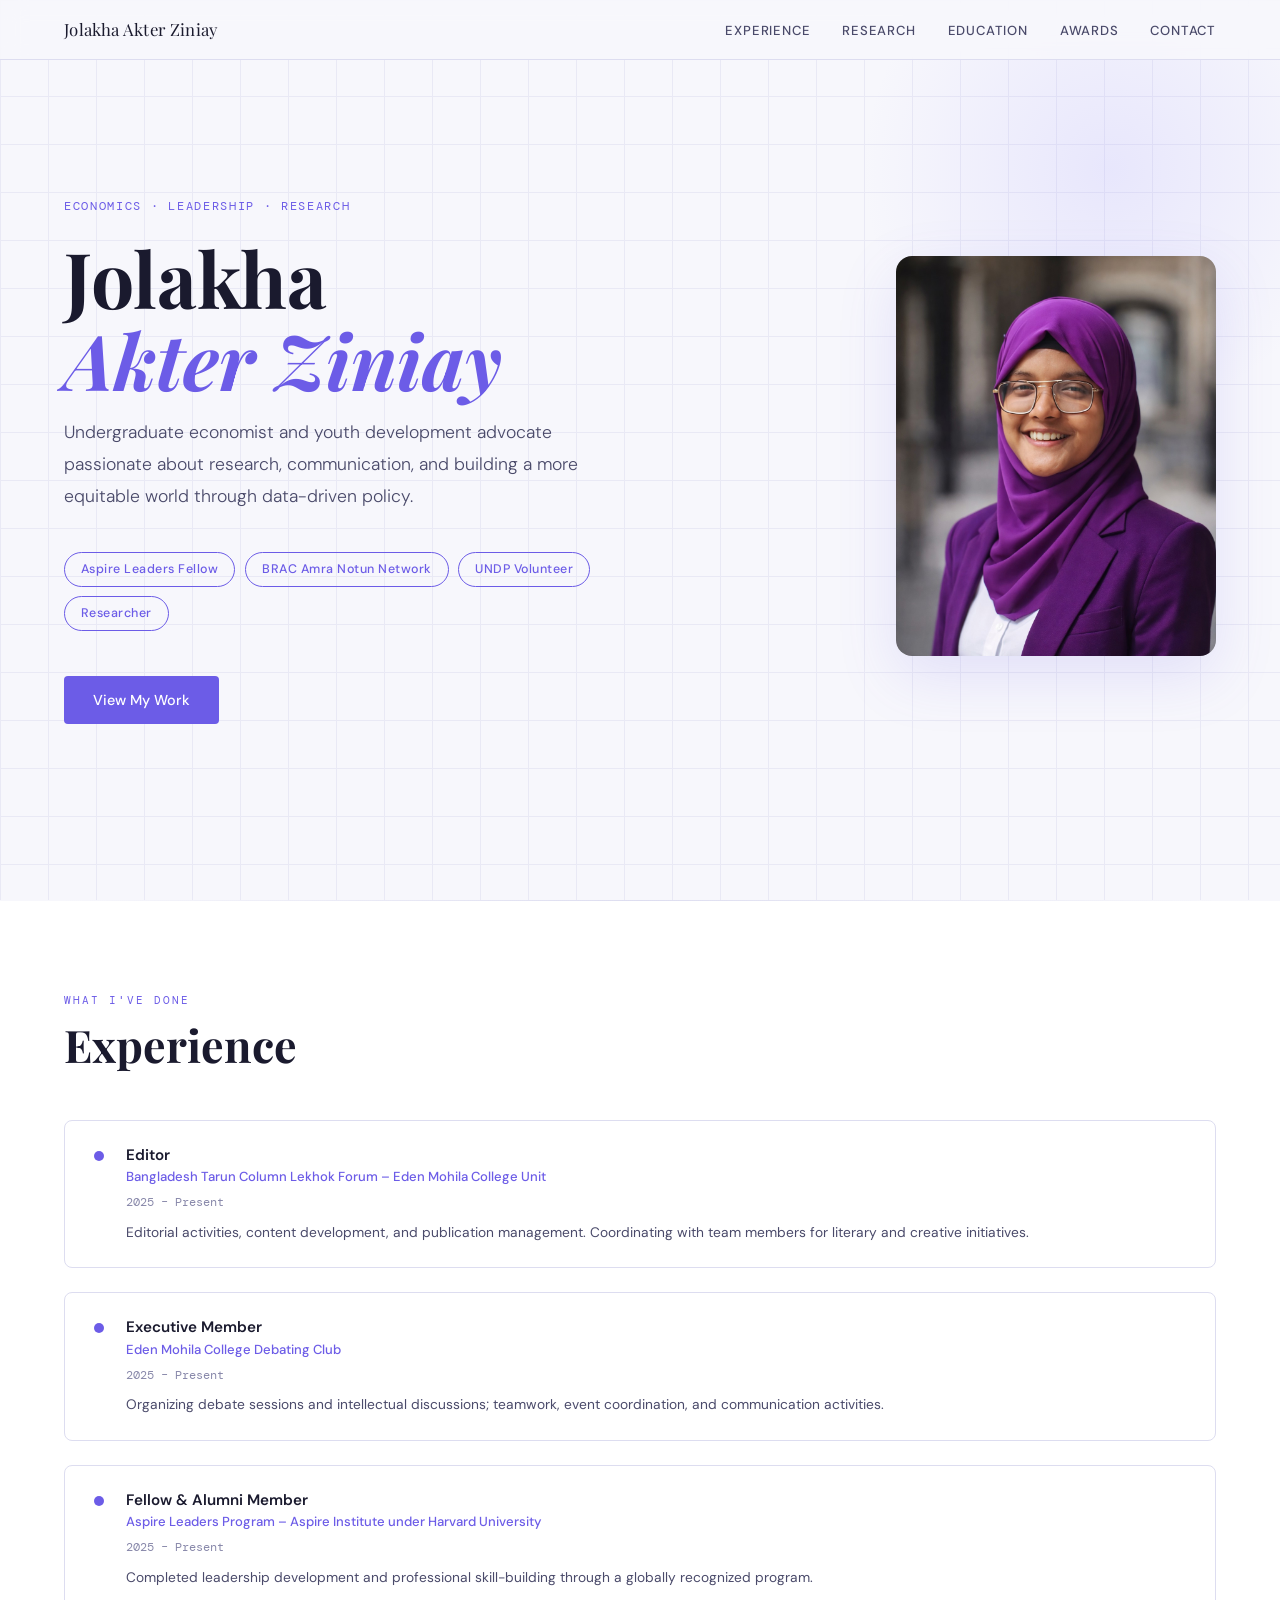
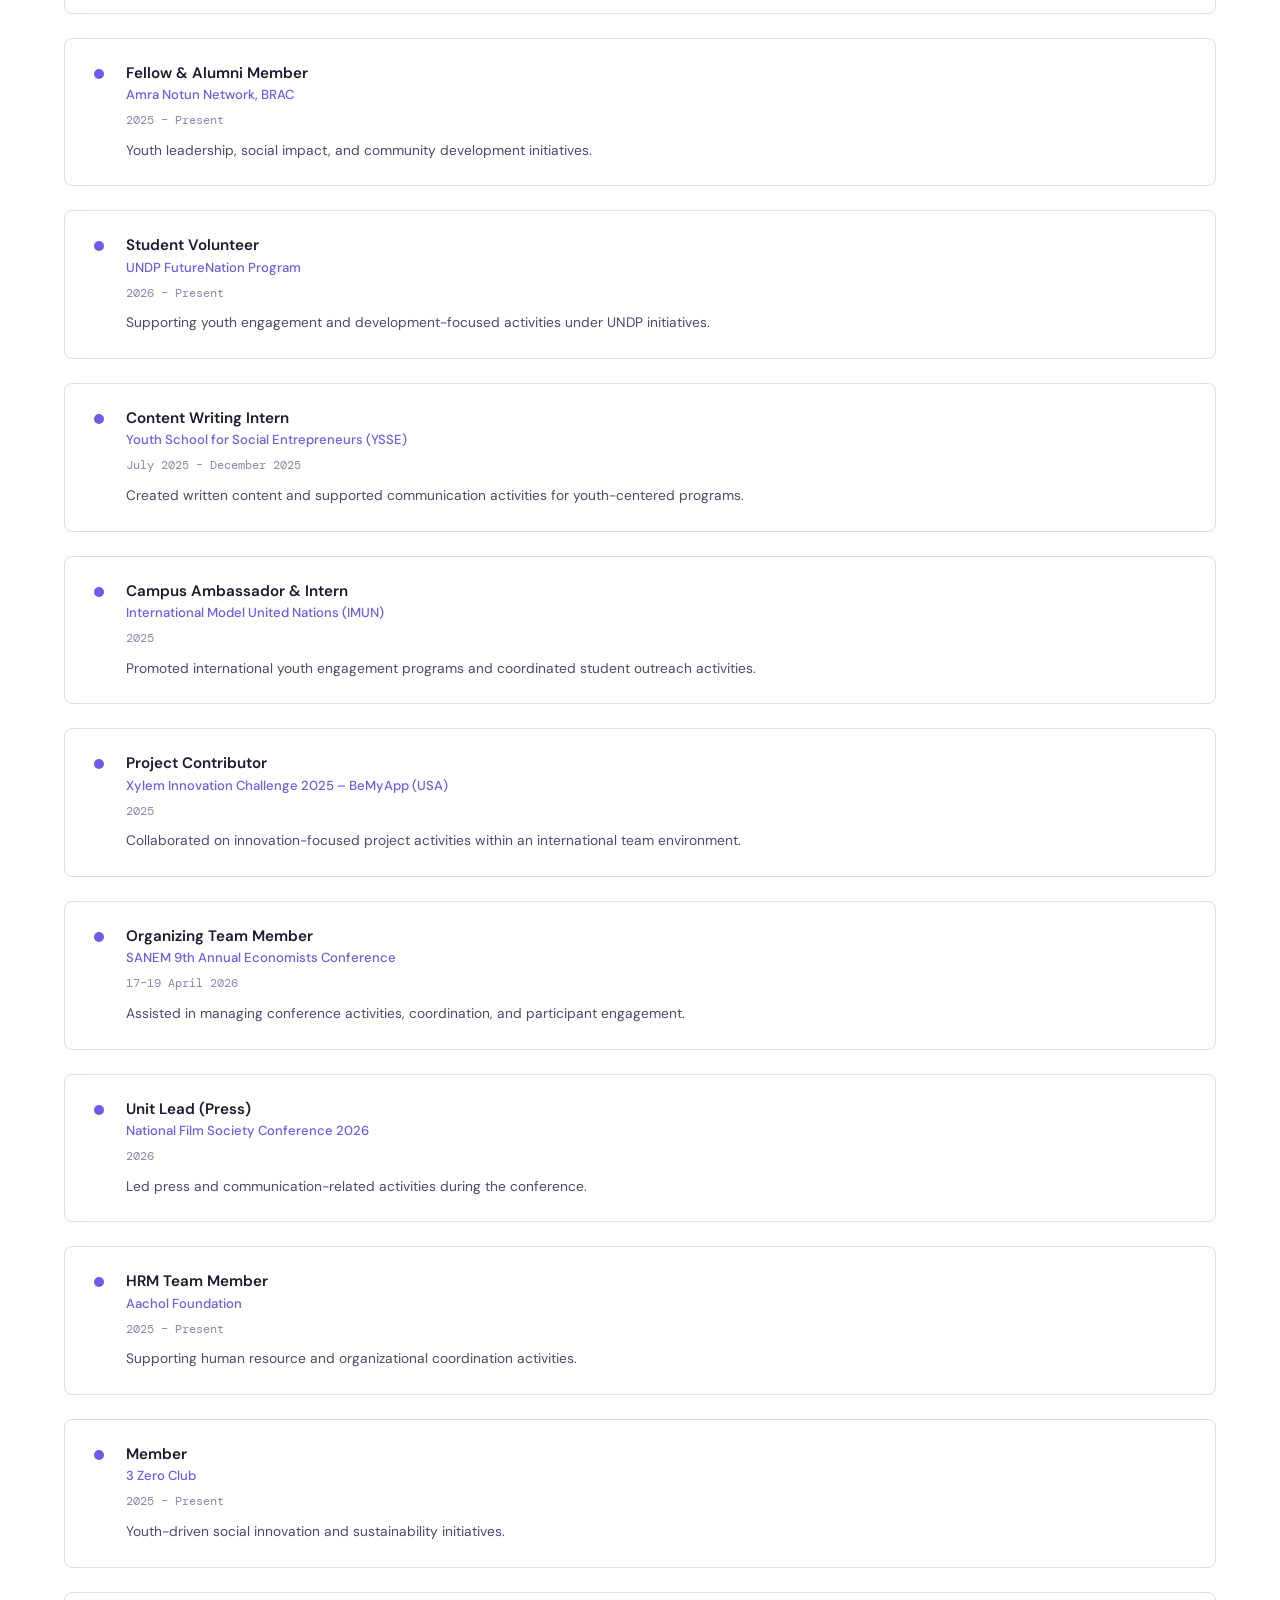
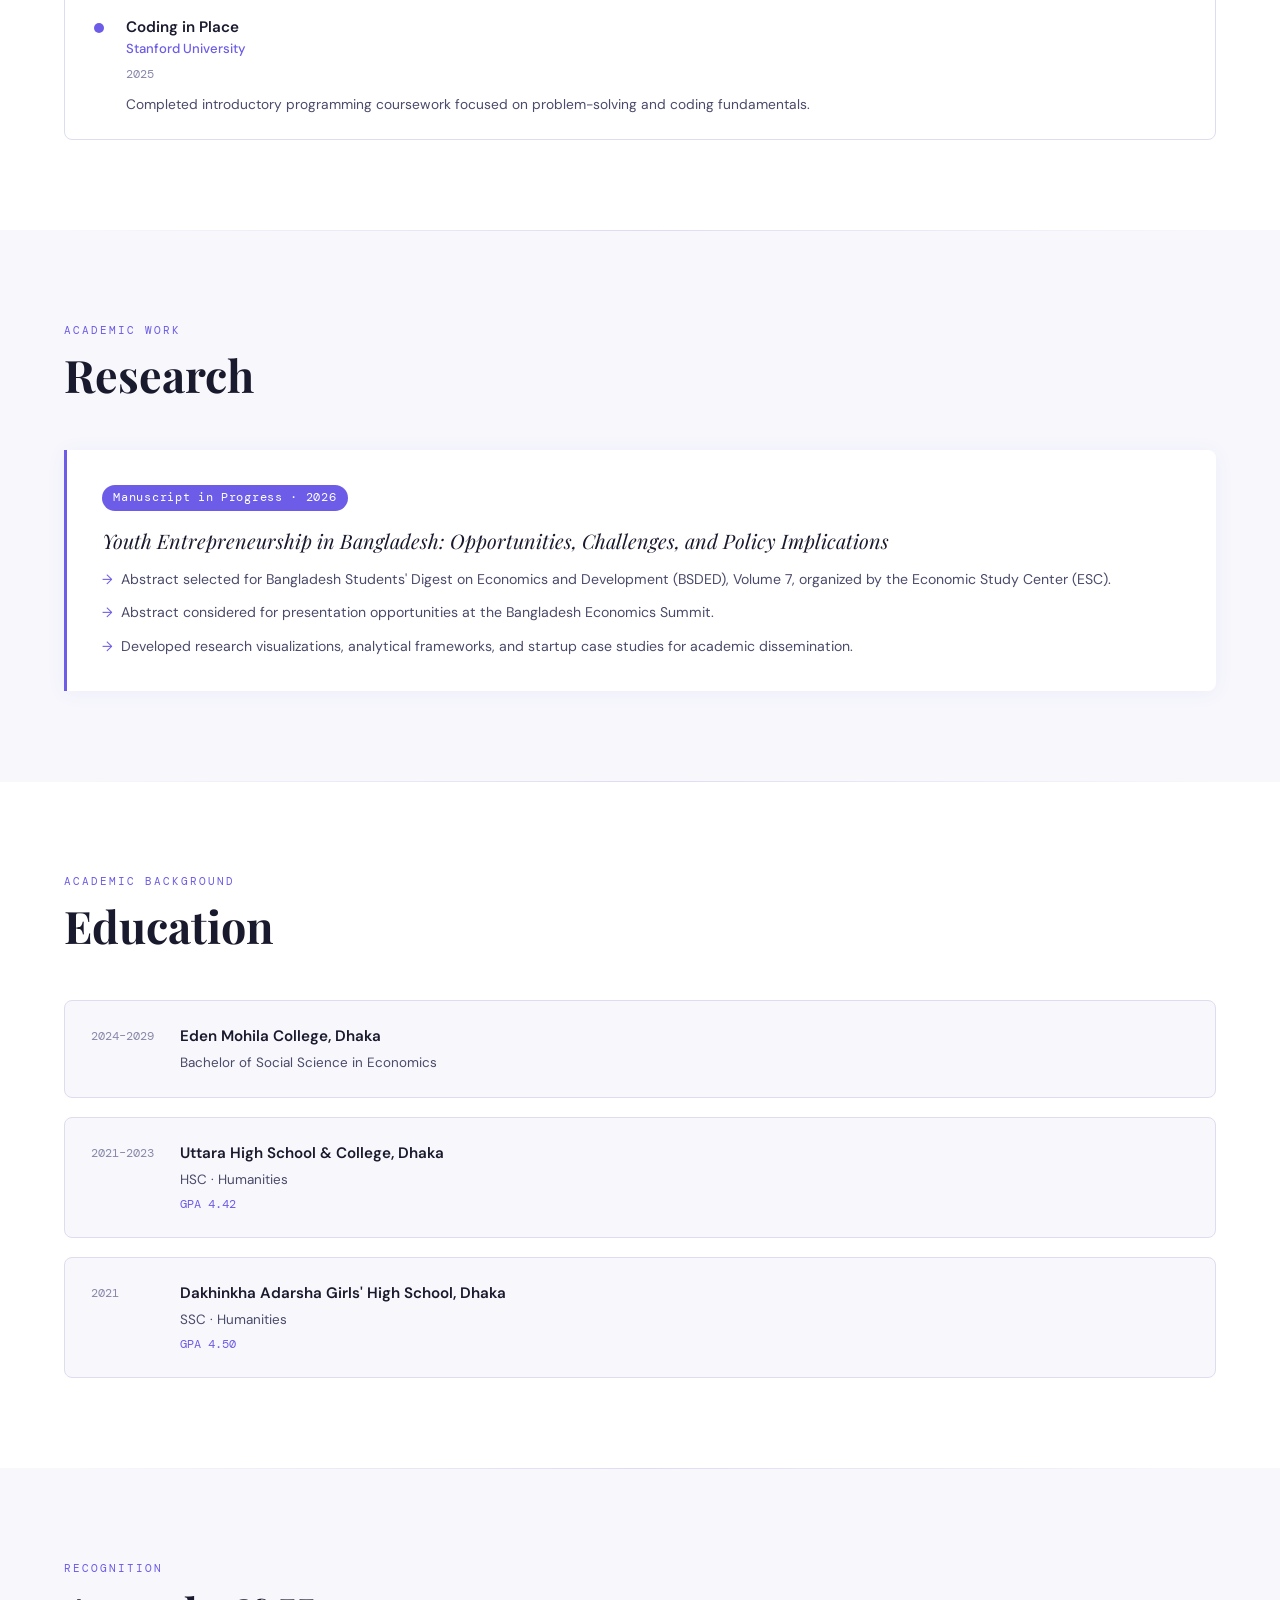
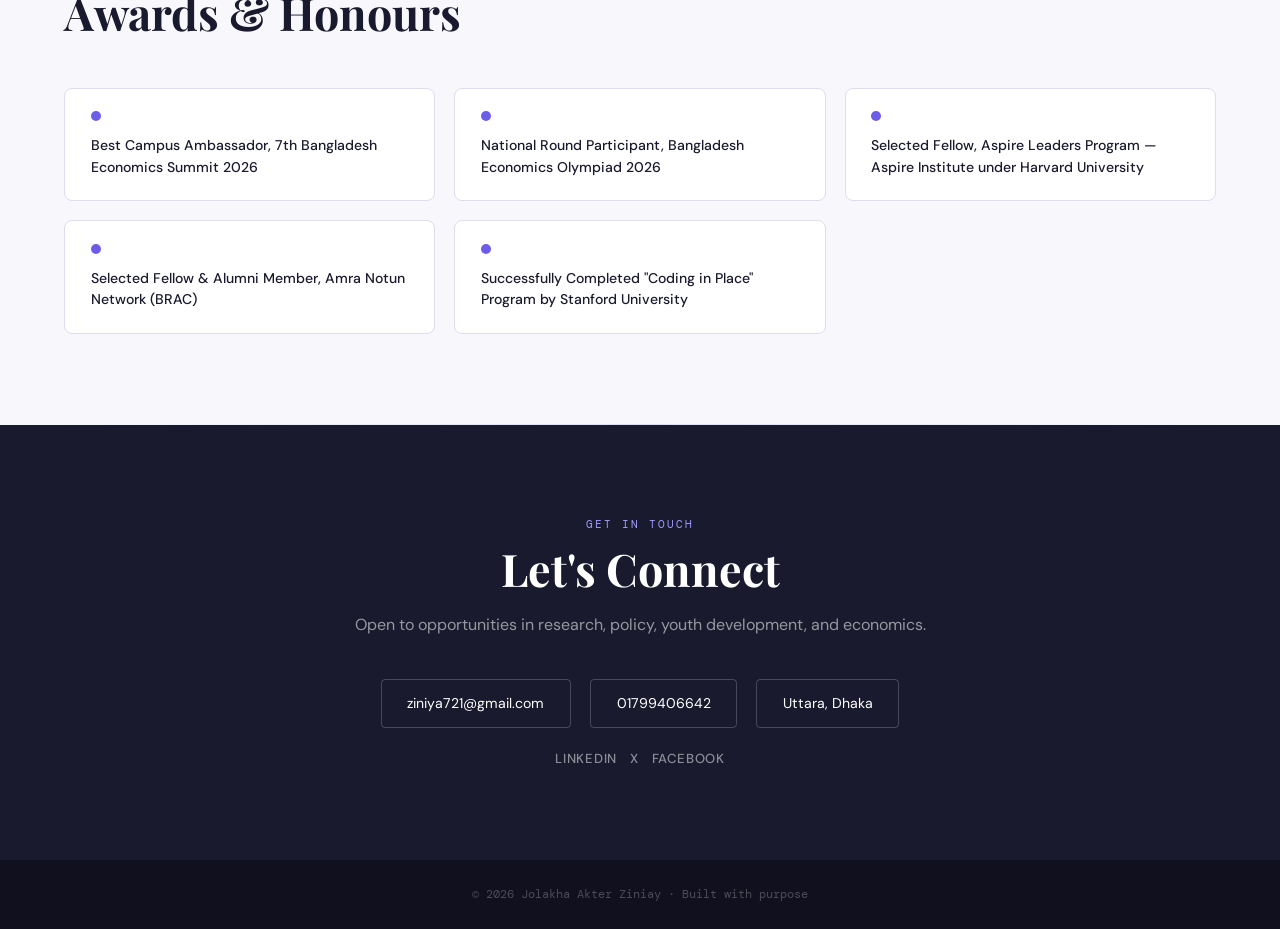
<file: index.html>
<!DOCTYPE html>
<html lang="en">

<head>
  <meta charset="UTF-8" />
  <meta name="viewport" content="width=device-width, initial-scale=1.0" />
  <title>Jolakha Akter Ziniay — Portfolio</title>
  <link
    href="https://fonts.googleapis.com/css2?family=Playfair+Display:ital,wght@0,400;0,700;1,400&family=DM+Sans:wght@300;400;500&family=DM+Mono:wght@400&display=swap"
    rel="stylesheet" />
  <link rel="stylesheet" href="styles.css">
</head>

<body>

  <!-- NAV -->
  <nav>
    <span class="nav-name">Jolakha Akter Ziniay</span>
    <ul class="nav-links">
      <li><a href="#experience">Experience</a></li>
      <li><a href="#research">Research</a></li>
      <li><a href="#education">Education</a></li>
      <li><a href="#awards">Awards</a></li>
      <li><a href="#contact">Contact</a></li>
    </ul>
  </nav>

  <!-- HERO -->
  <section id="hero">
    <div class="hero-bg-grid"></div>
    <div class="hero-accent-blob"></div>
    <div class="hero-content fade-in">
      <p class="hero-eyebrow">Economics · Leadership · Research</p>
      <h1 class="hero-name">Jolakha<br><em>Akter Ziniay</em></h1>
      <p class="hero-tagline">Undergraduate economist and youth development advocate passionate about research,
        communication, and building a more equitable world through data-driven policy.</p>
      <div class="hero-pills">
        <span class="pill">Aspire Leaders Fellow</span>
        <span class="pill">BRAC Amra Notun Network</span>
        <span class="pill">UNDP Volunteer</span>
        <span class="pill">Researcher</span>
      </div>
      <a href="#experience" class="hero-cta">View My Work</a>
    </div>
    <div class="hero-image fade-in">
      <img src="asset/image.jpeg" alt="Jolakha Akter Ziniay">
    </div>
  </section>

  <div class="divider"></div>

  <!-- EXPERIENCE -->
  <section id="experience">
    <p class="section-label">What I've Done</p>
    <h2 class="section-title">Experience</h2>
    <div class="exp-grid">

      <div class="exp-card fade-in">
        <div class="exp-dot"></div>
        <div class="exp-body">
          <div class="exp-role">Editor</div>
          <div class="exp-org">Bangladesh Tarun Column Lekhok Forum – Eden Mohila College Unit</div>
          <div class="exp-date">2025 – Present</div>
          <div class="exp-desc">Editorial activities, content development, and publication management. Coordinating with
            team members for literary and creative initiatives.</div>
        </div>
      </div>

      <div class="exp-card fade-in">
        <div class="exp-dot"></div>
        <div class="exp-body">
          <div class="exp-role">Executive Member</div>
          <div class="exp-org">Eden Mohila College Debating Club</div>
          <div class="exp-date">2025 – Present</div>
          <div class="exp-desc">Organizing debate sessions and intellectual discussions; teamwork, event coordination,
            and communication activities.</div>
        </div>
      </div>

      <div class="exp-card fade-in">
        <div class="exp-dot"></div>
        <div class="exp-body">
          <div class="exp-role">Fellow & Alumni Member</div>
          <div class="exp-org">Aspire Leaders Program – Aspire Institute under Harvard University</div>
          <div class="exp-date">2025 – Present</div>
          <div class="exp-desc">Completed leadership development and professional skill-building through a globally
            recognized program.</div>
        </div>
      </div>

      <div class="exp-card fade-in">
        <div class="exp-dot"></div>
        <div class="exp-body">
          <div class="exp-role">Fellow & Alumni Member</div>
          <div class="exp-org">Amra Notun Network, BRAC</div>
          <div class="exp-date">2025 – Present</div>
          <div class="exp-desc">Youth leadership, social impact, and community development initiatives.</div>
        </div>
      </div>

      <div class="exp-card fade-in">
        <div class="exp-dot"></div>
        <div class="exp-body">
          <div class="exp-role">Student Volunteer</div>
          <div class="exp-org">UNDP FutureNation Program</div>
          <div class="exp-date">2026 – Present</div>
          <div class="exp-desc">Supporting youth engagement and development-focused activities under UNDP initiatives.
          </div>
        </div>
      </div>

      <div class="exp-card fade-in">
        <div class="exp-dot"></div>
        <div class="exp-body">
          <div class="exp-role">Content Writing Intern</div>
          <div class="exp-org">Youth School for Social Entrepreneurs (YSSE)</div>
          <div class="exp-date">July 2025 – December 2025</div>
          <div class="exp-desc">Created written content and supported communication activities for youth-centered
            programs.</div>
        </div>
      </div>

      <div class="exp-card fade-in">
        <div class="exp-dot"></div>
        <div class="exp-body">
          <div class="exp-role">Campus Ambassador & Intern</div>
          <div class="exp-org">International Model United Nations (IMUN)</div>
          <div class="exp-date">2025</div>
          <div class="exp-desc">Promoted international youth engagement programs and coordinated student outreach
            activities.</div>
        </div>
      </div>

      <div class="exp-card fade-in">
        <div class="exp-dot"></div>
        <div class="exp-body">
          <div class="exp-role">Project Contributor</div>
          <div class="exp-org">Xylem Innovation Challenge 2025 – BeMyApp (USA)</div>
          <div class="exp-date">2025</div>
          <div class="exp-desc">Collaborated on innovation-focused project activities within an international team
            environment.</div>
        </div>
      </div>

      <div class="exp-card fade-in">
        <div class="exp-dot"></div>
        <div class="exp-body">
          <div class="exp-role">Organizing Team Member</div>
          <div class="exp-org">SANEM 9th Annual Economists Conference</div>
          <div class="exp-date">17–19 April 2026</div>
          <div class="exp-desc">Assisted in managing conference activities, coordination, and participant engagement.
          </div>
        </div>
      </div>

      <div class="exp-card fade-in">
        <div class="exp-dot"></div>
        <div class="exp-body">
          <div class="exp-role">Unit Lead (Press)</div>
          <div class="exp-org">National Film Society Conference 2026</div>
          <div class="exp-date">2026</div>
          <div class="exp-desc">Led press and communication-related activities during the conference.</div>
        </div>
      </div>

      <div class="exp-card fade-in">
        <div class="exp-dot"></div>
        <div class="exp-body">
          <div class="exp-role">HRM Team Member</div>
          <div class="exp-org">Aachol Foundation</div>
          <div class="exp-date">2025 – Present</div>
          <div class="exp-desc">Supporting human resource and organizational coordination activities.</div>
        </div>
      </div>

      <div class="exp-card fade-in">
        <div class="exp-dot"></div>
        <div class="exp-body">
          <div class="exp-role">Member</div>
          <div class="exp-org">3 Zero Club</div>
          <div class="exp-date">2025 – Present</div>
          <div class="exp-desc">Youth-driven social innovation and sustainability initiatives.</div>
        </div>
      </div>

      <div class="exp-card fade-in">
        <div class="exp-dot"></div>
        <div class="exp-body">
          <div class="exp-role">Coding in Place</div>
          <div class="exp-org">Stanford University</div>
          <div class="exp-date">2025</div>
          <div class="exp-desc">Completed introductory programming coursework focused on problem-solving and coding
            fundamentals.</div>
        </div>
      </div>

    </div>
  </section>

  <div class="divider"></div>

  <!-- RESEARCH -->
  <section id="research">
    <p class="section-label">Academic Work</p>
    <h2 class="section-title">Research</h2>
    <div class="research-card fade-in">
      <span class="research-status">Manuscript in Progress · 2026</span>
      <p class="research-title">Youth Entrepreneurship in Bangladesh: Opportunities, Challenges, and Policy Implications
      </p>
      <ul class="research-points">
        <li>Abstract selected for Bangladesh Students' Digest on Economics and Development (BSDED), Volume 7, organized
          by the Economic Study Center (ESC).</li>
        <li>Abstract considered for presentation opportunities at the Bangladesh Economics Summit.</li>
        <li>Developed research visualizations, analytical frameworks, and startup case studies for academic
          dissemination.</li>
      </ul>
    </div>
  </section>

  <div class="divider"></div>

  <!-- EDUCATION -->
  <section id="education">
    <p class="section-label">Academic Background</p>
    <h2 class="section-title">Education</h2>
    <div class="edu-list">

      <div class="edu-item fade-in">
        <div class="edu-year">2024–2029</div>
        <div>
          <div class="edu-school">Eden Mohila College, Dhaka</div>
          <div class="edu-degree">Bachelor of Social Science in Economics</div>
        </div>
      </div>

      <div class="edu-item fade-in">
        <div class="edu-year">2021–2023</div>
        <div>
          <div class="edu-school">Uttara High School & College, Dhaka</div>
          <div class="edu-degree">HSC · Humanities</div>
          <div class="edu-gpa">GPA 4.42</div>
        </div>
      </div>

      <div class="edu-item fade-in">
        <div class="edu-year">2021</div>
        <div>
          <div class="edu-school">Dakhinkha Adarsha Girls' High School, Dhaka</div>
          <div class="edu-degree">SSC · Humanities</div>
          <div class="edu-gpa">GPA 4.50</div>
        </div>
      </div>

    </div>
  </section>

  <div class="divider"></div>

  <!-- AWARDS -->
  <section id="awards">
    <p class="section-label">Recognition</p>
    <h2 class="section-title">Awards & Honours</h2>
    <div class="awards-grid">
      <div class="award-card fade-in">
        <div class="award-icon"></div>
        <div class="award-text">Best Campus Ambassador, 7th Bangladesh Economics Summit 2026</div>
      </div>
      <div class="award-card fade-in">
        <div class="award-icon"></div>
        <div class="award-text">National Round Participant, Bangladesh Economics Olympiad 2026</div>
      </div>
      <div class="award-card fade-in">
        <div class="award-icon"></div>
        <div class="award-text">Selected Fellow, Aspire Leaders Program — Aspire Institute under Harvard University
        </div>
      </div>
      <div class="award-card fade-in">
        <div class="award-icon"></div>
        <div class="award-text">Selected Fellow & Alumni Member, Amra Notun Network (BRAC)</div>
      </div>
      <div class="award-card fade-in">
        <div class="award-icon"></div>
        <div class="award-text">Successfully Completed "Coding in Place" Program by Stanford University</div>
      </div>
    </div>
  </section>

  <div class="divider"></div>

  <!-- CONTACT -->
  <section id="contact">
    <p class="section-label">Get in Touch</p>
    <h2 class="section-title">Let's Connect</h2>
    <p class="contact-sub">Open to opportunities in research, policy, youth development, and economics.</p>
    <div class="contact-links">
      <a href="mailto:ziniya721@gmail.com" class="contact-link">ziniya721@gmail.com</a>
      <a href="tel:+8801799406642" class="contact-link">01799406642</a>
      <a href="#" class="contact-link">Uttara, Dhaka</a>
    </div>
    <div class="social-links">
      <a href="https://www.linkedin.com/in/jolakha-akter-ziniay-236973343/" class="social-link" aria-label="LinkedIn"
        target="_blank">LinkedIn</a>
      <a href="#" class="social-link" aria-label="Twitter / X">X</a>
      <a href="https://www.facebook.com/jolakha.akter.ziniay" class="social-link" aria-label="Facebook"
        target="_blank">Facebook</a>
    </div>
  </section>

  <footer>
    © 2026 Jolakha Akter Ziniay · Built with purpose
  </footer>

  <script>
    const observer = new IntersectionObserver((entries) => {
      entries.forEach(e => {
        if (e.isIntersecting) {
          e.target.classList.add('visible');
          observer.unobserve(e.target);
        }
      });
    }, { threshold: 0.1 });

    document.querySelectorAll('.fade-in').forEach(el => observer.observe(el));

    // Trigger hero immediately
    document.querySelector('#hero .fade-in').classList.add('visible');
  </script>
</body>

</html>
</file>
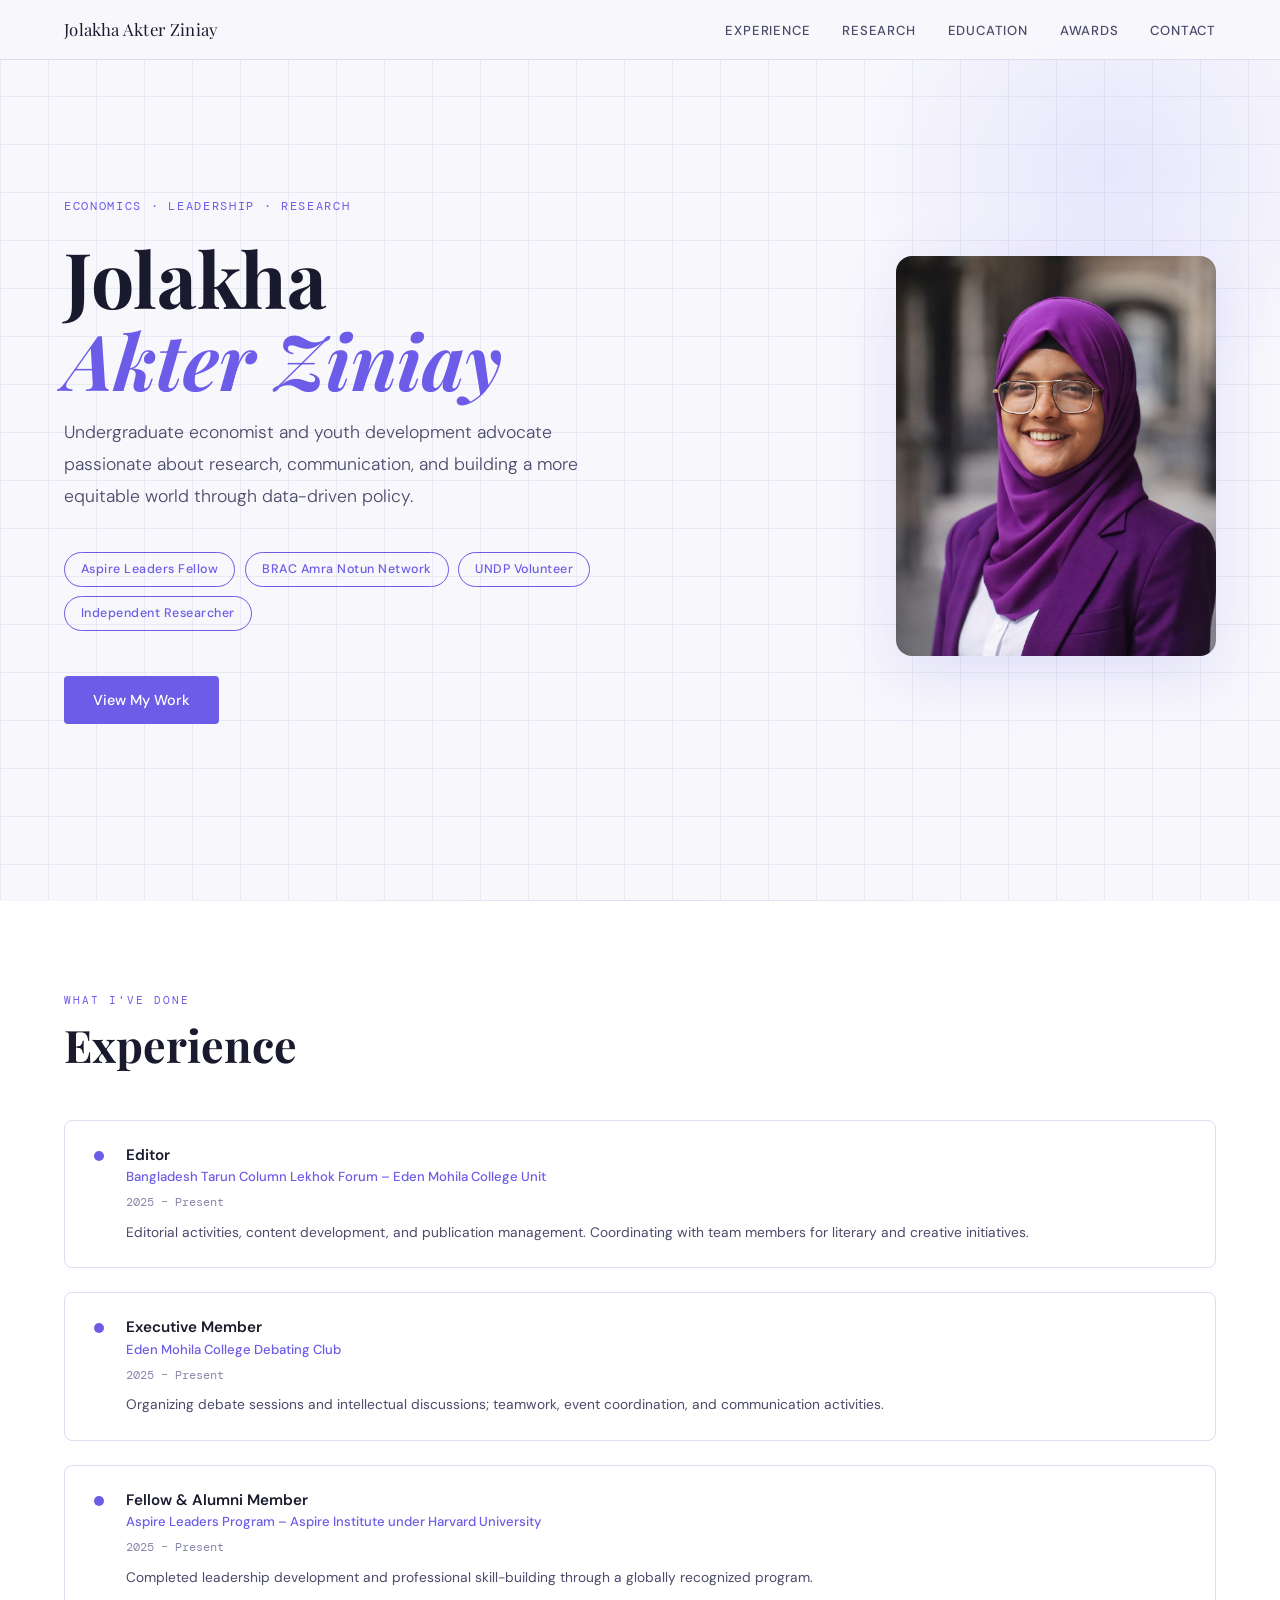
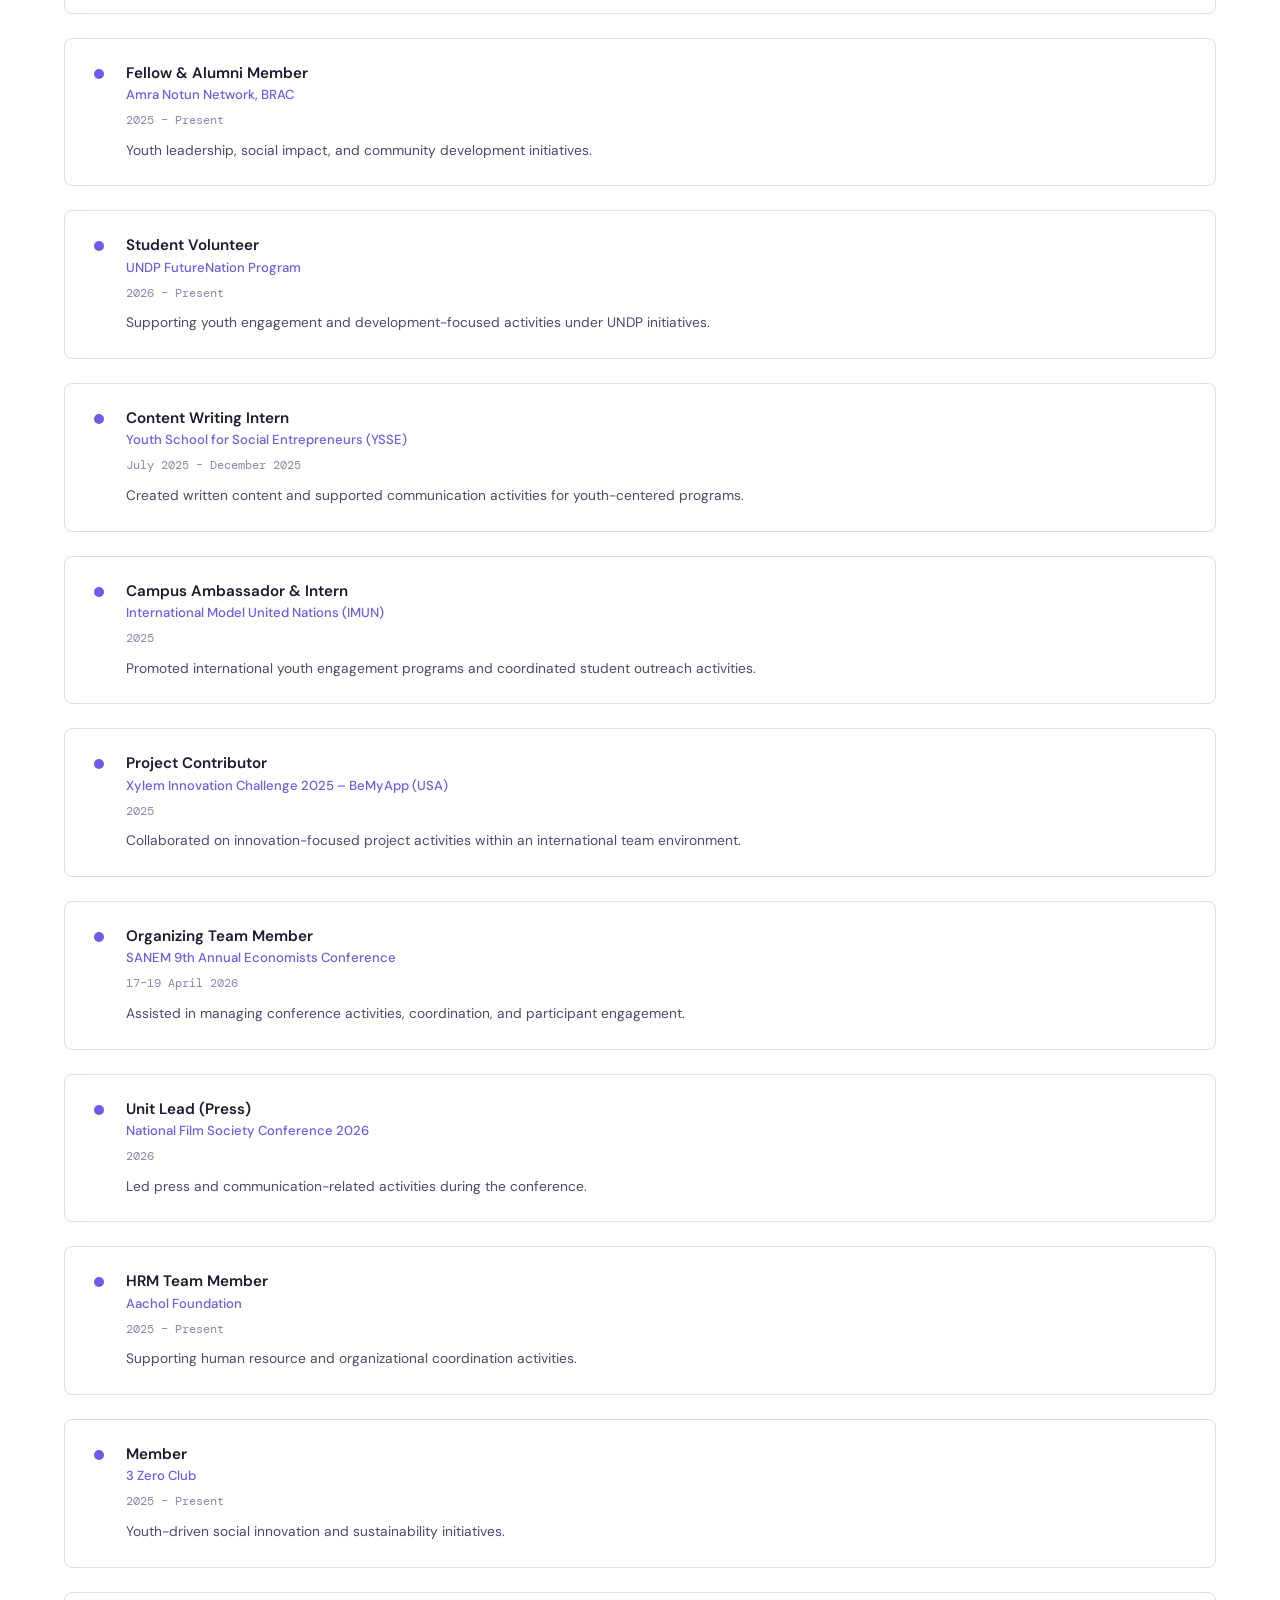
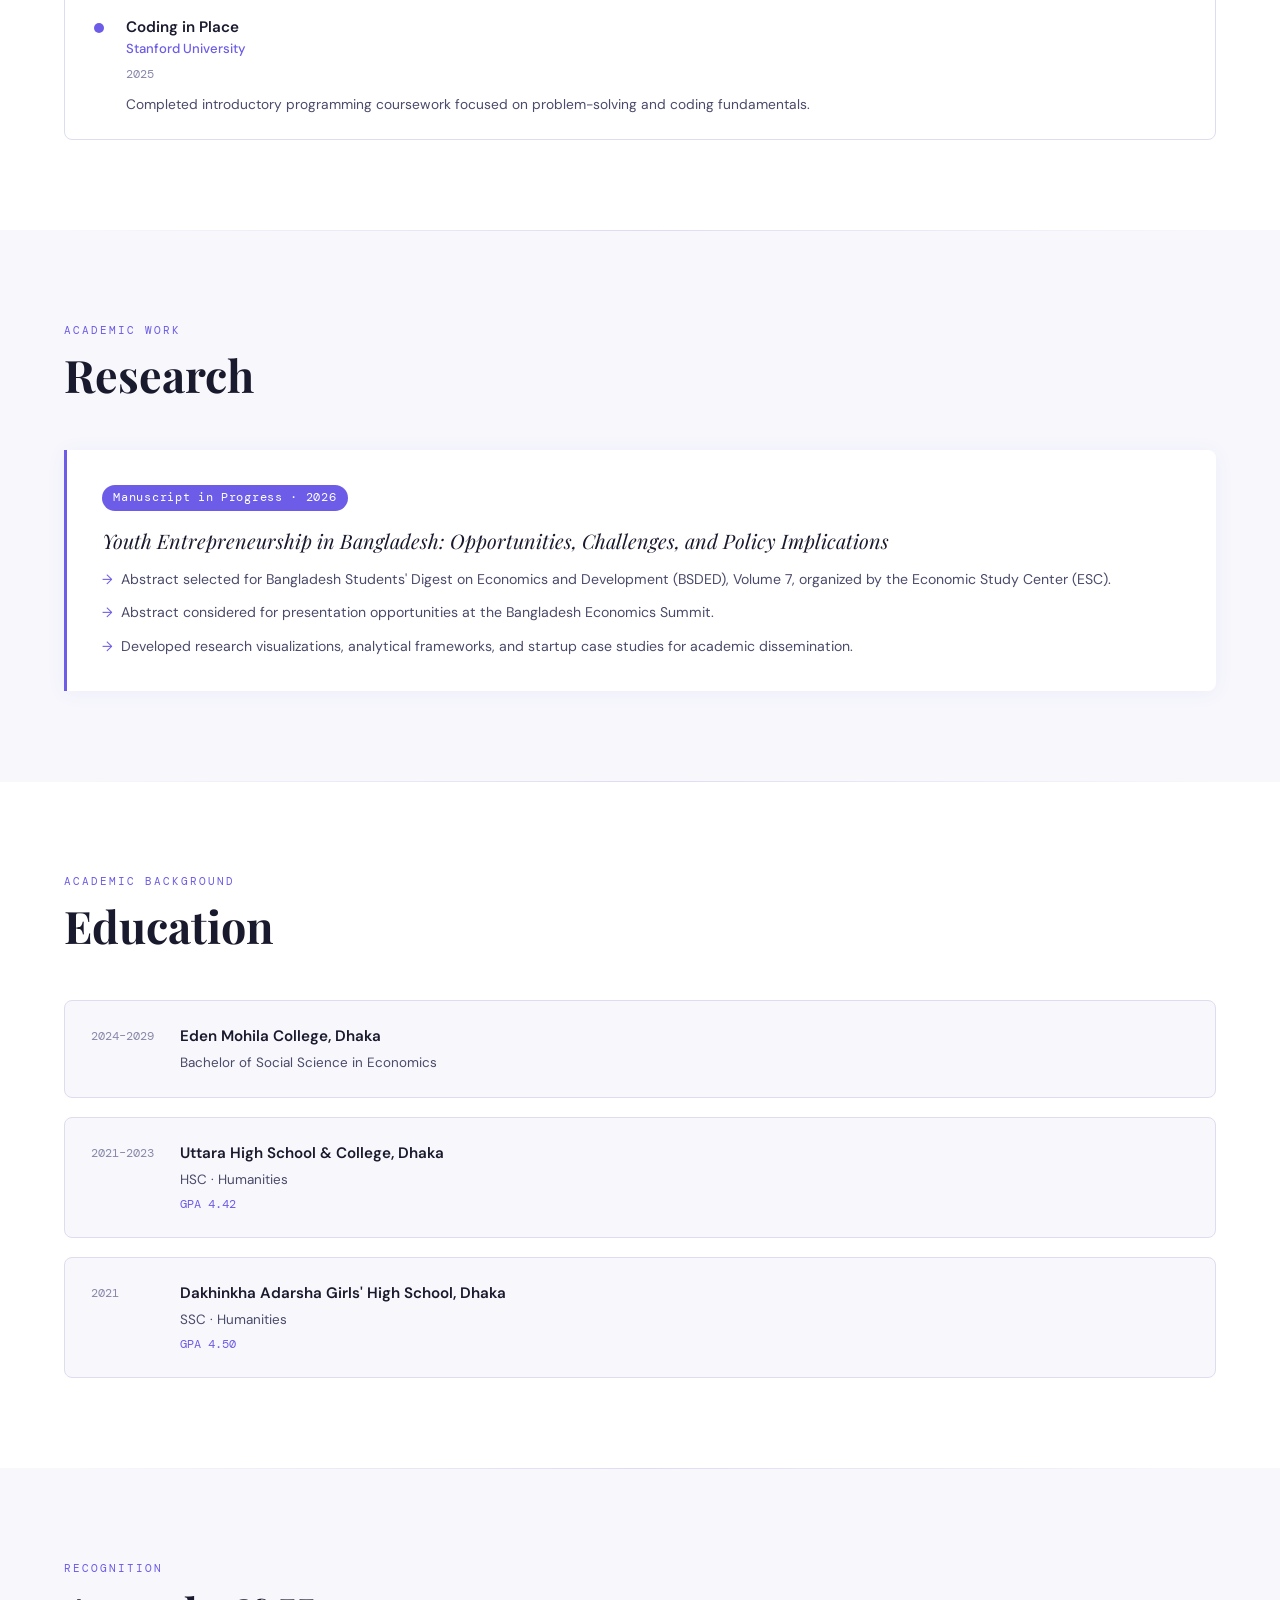
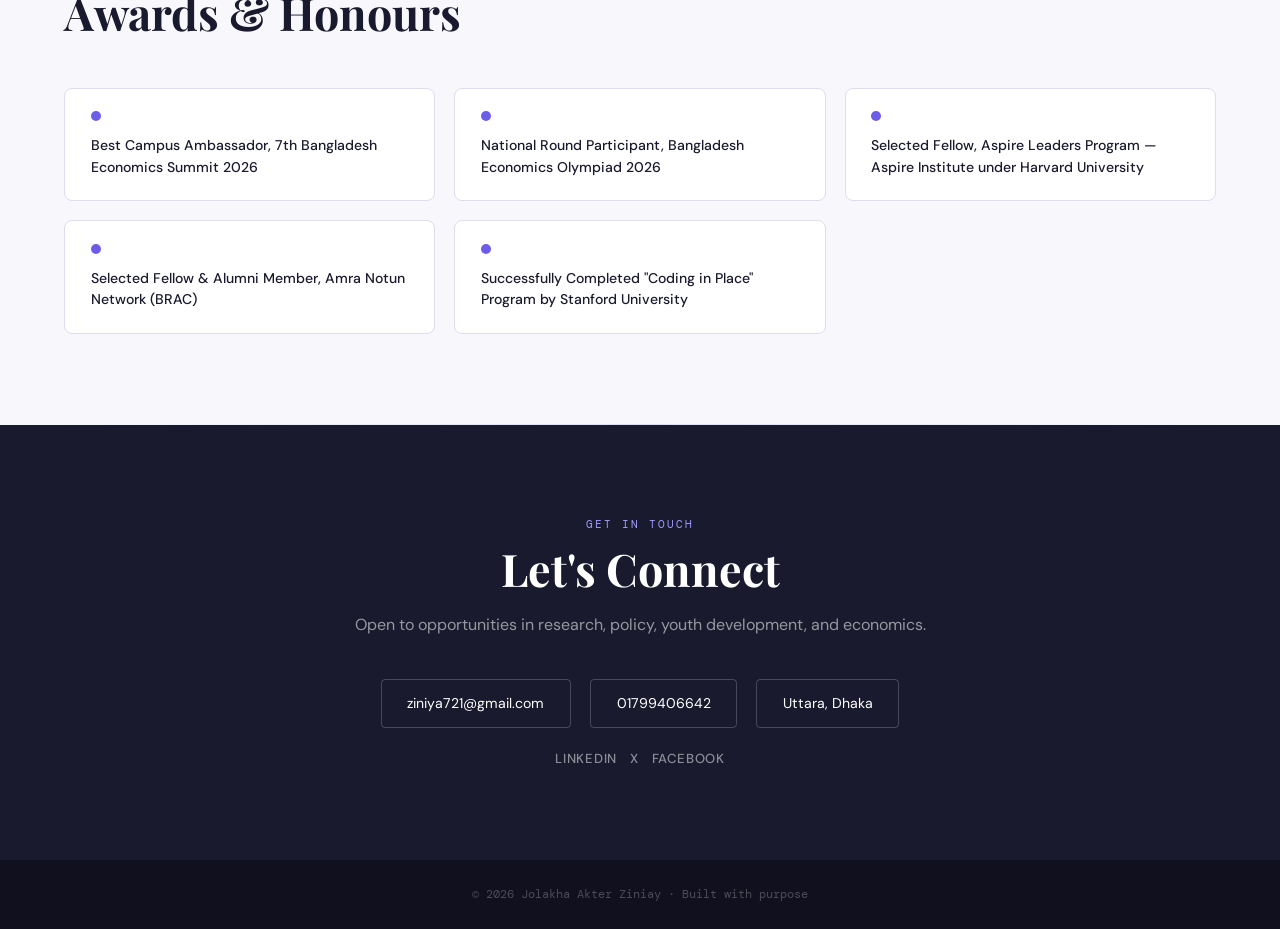
<file: portfolio.html>
<!DOCTYPE html>
<html lang="en">

<head>
  <meta charset="UTF-8" />
  <meta name="viewport" content="width=device-width, initial-scale=1.0" />
  <title>Jolakha Akter Ziniay — Portfolio</title>
  <link
    href="https://fonts.googleapis.com/css2?family=Playfair+Display:ital,wght@0,400;0,700;1,400&family=DM+Sans:wght@300;400;500&family=DM+Mono:wght@400&display=swap"
    rel="stylesheet" />
  <link rel="stylesheet" href="styles.css">
</head>

<body>

  <!-- NAV -->
  <nav>
    <span class="nav-name">Jolakha Akter Ziniay</span>
    <ul class="nav-links">
      <li><a href="#experience">Experience</a></li>
      <li><a href="#research">Research</a></li>
      <li><a href="#education">Education</a></li>
      <li><a href="#awards">Awards</a></li>
      <li><a href="#contact">Contact</a></li>
    </ul>
  </nav>

  <!-- HERO -->
  <section id="hero">
    <div class="hero-bg-grid"></div>
    <div class="hero-accent-blob"></div>
    <div class="hero-content fade-in">
      <p class="hero-eyebrow">Economics · Leadership · Research</p>
      <h1 class="hero-name">Jolakha<br><em>Akter Ziniay</em></h1>
      <p class="hero-tagline">Undergraduate economist and youth development advocate passionate about research,
        communication, and building a more equitable world through data-driven policy.</p>
      <div class="hero-pills">
        <span class="pill">Aspire Leaders Fellow</span>
        <span class="pill">BRAC Amra Notun Network</span>
        <span class="pill">UNDP Volunteer</span>
        <span class="pill">Independent Researcher</span>
      </div>
      <a href="#experience" class="hero-cta">View My Work</a>
    </div>
    <div class="hero-image fade-in">
      <img src="asset/image.jpeg" alt="Jolakha Akter Ziniay">
    </div>
  </section>

  <div class="divider"></div>

  <!-- EXPERIENCE -->
  <section id="experience">
    <p class="section-label">What I've Done</p>
    <h2 class="section-title">Experience</h2>
    <div class="exp-grid">

      <div class="exp-card fade-in">
        <div class="exp-dot"></div>
        <div class="exp-body">
          <div class="exp-role">Editor</div>
          <div class="exp-org">Bangladesh Tarun Column Lekhok Forum – Eden Mohila College Unit</div>
          <div class="exp-date">2025 – Present</div>
          <div class="exp-desc">Editorial activities, content development, and publication management. Coordinating with
            team members for literary and creative initiatives.</div>
        </div>
      </div>

      <div class="exp-card fade-in">
        <div class="exp-dot"></div>
        <div class="exp-body">
          <div class="exp-role">Executive Member</div>
          <div class="exp-org">Eden Mohila College Debating Club</div>
          <div class="exp-date">2025 – Present</div>
          <div class="exp-desc">Organizing debate sessions and intellectual discussions; teamwork, event coordination,
            and communication activities.</div>
        </div>
      </div>

      <div class="exp-card fade-in">
        <div class="exp-dot"></div>
        <div class="exp-body">
          <div class="exp-role">Fellow & Alumni Member</div>
          <div class="exp-org">Aspire Leaders Program – Aspire Institute under Harvard University</div>
          <div class="exp-date">2025 – Present</div>
          <div class="exp-desc">Completed leadership development and professional skill-building through a globally
            recognized program.</div>
        </div>
      </div>

      <div class="exp-card fade-in">
        <div class="exp-dot"></div>
        <div class="exp-body">
          <div class="exp-role">Fellow & Alumni Member</div>
          <div class="exp-org">Amra Notun Network, BRAC</div>
          <div class="exp-date">2025 – Present</div>
          <div class="exp-desc">Youth leadership, social impact, and community development initiatives.</div>
        </div>
      </div>

      <div class="exp-card fade-in">
        <div class="exp-dot"></div>
        <div class="exp-body">
          <div class="exp-role">Student Volunteer</div>
          <div class="exp-org">UNDP FutureNation Program</div>
          <div class="exp-date">2026 – Present</div>
          <div class="exp-desc">Supporting youth engagement and development-focused activities under UNDP initiatives.
          </div>
        </div>
      </div>

      <div class="exp-card fade-in">
        <div class="exp-dot"></div>
        <div class="exp-body">
          <div class="exp-role">Content Writing Intern</div>
          <div class="exp-org">Youth School for Social Entrepreneurs (YSSE)</div>
          <div class="exp-date">July 2025 – December 2025</div>
          <div class="exp-desc">Created written content and supported communication activities for youth-centered
            programs.</div>
        </div>
      </div>

      <div class="exp-card fade-in">
        <div class="exp-dot"></div>
        <div class="exp-body">
          <div class="exp-role">Campus Ambassador & Intern</div>
          <div class="exp-org">International Model United Nations (IMUN)</div>
          <div class="exp-date">2025</div>
          <div class="exp-desc">Promoted international youth engagement programs and coordinated student outreach
            activities.</div>
        </div>
      </div>

      <div class="exp-card fade-in">
        <div class="exp-dot"></div>
        <div class="exp-body">
          <div class="exp-role">Project Contributor</div>
          <div class="exp-org">Xylem Innovation Challenge 2025 – BeMyApp (USA)</div>
          <div class="exp-date">2025</div>
          <div class="exp-desc">Collaborated on innovation-focused project activities within an international team
            environment.</div>
        </div>
      </div>

      <div class="exp-card fade-in">
        <div class="exp-dot"></div>
        <div class="exp-body">
          <div class="exp-role">Organizing Team Member</div>
          <div class="exp-org">SANEM 9th Annual Economists Conference</div>
          <div class="exp-date">17–19 April 2026</div>
          <div class="exp-desc">Assisted in managing conference activities, coordination, and participant engagement.
          </div>
        </div>
      </div>

      <div class="exp-card fade-in">
        <div class="exp-dot"></div>
        <div class="exp-body">
          <div class="exp-role">Unit Lead (Press)</div>
          <div class="exp-org">National Film Society Conference 2026</div>
          <div class="exp-date">2026</div>
          <div class="exp-desc">Led press and communication-related activities during the conference.</div>
        </div>
      </div>

      <div class="exp-card fade-in">
        <div class="exp-dot"></div>
        <div class="exp-body">
          <div class="exp-role">HRM Team Member</div>
          <div class="exp-org">Aachol Foundation</div>
          <div class="exp-date">2025 – Present</div>
          <div class="exp-desc">Supporting human resource and organizational coordination activities.</div>
        </div>
      </div>

      <div class="exp-card fade-in">
        <div class="exp-dot"></div>
        <div class="exp-body">
          <div class="exp-role">Member</div>
          <div class="exp-org">3 Zero Club</div>
          <div class="exp-date">2025 – Present</div>
          <div class="exp-desc">Youth-driven social innovation and sustainability initiatives.</div>
        </div>
      </div>

      <div class="exp-card fade-in">
        <div class="exp-dot"></div>
        <div class="exp-body">
          <div class="exp-role">Coding in Place</div>
          <div class="exp-org">Stanford University</div>
          <div class="exp-date">2025</div>
          <div class="exp-desc">Completed introductory programming coursework focused on problem-solving and coding
            fundamentals.</div>
        </div>
      </div>

    </div>
  </section>

  <div class="divider"></div>

  <!-- RESEARCH -->
  <section id="research">
    <p class="section-label">Academic Work</p>
    <h2 class="section-title">Research</h2>
    <div class="research-card fade-in">
      <span class="research-status">Manuscript in Progress · 2026</span>
      <p class="research-title">Youth Entrepreneurship in Bangladesh: Opportunities, Challenges, and Policy Implications
      </p>
      <ul class="research-points">
        <li>Abstract selected for Bangladesh Students' Digest on Economics and Development (BSDED), Volume 7, organized
          by the Economic Study Center (ESC).</li>
        <li>Abstract considered for presentation opportunities at the Bangladesh Economics Summit.</li>
        <li>Developed research visualizations, analytical frameworks, and startup case studies for academic
          dissemination.</li>
      </ul>
    </div>
  </section>

  <div class="divider"></div>

  <!-- EDUCATION -->
  <section id="education">
    <p class="section-label">Academic Background</p>
    <h2 class="section-title">Education</h2>
    <div class="edu-list">

      <div class="edu-item fade-in">
        <div class="edu-year">2024–2029</div>
        <div>
          <div class="edu-school">Eden Mohila College, Dhaka</div>
          <div class="edu-degree">Bachelor of Social Science in Economics</div>
        </div>
      </div>

      <div class="edu-item fade-in">
        <div class="edu-year">2021–2023</div>
        <div>
          <div class="edu-school">Uttara High School & College, Dhaka</div>
          <div class="edu-degree">HSC · Humanities</div>
          <div class="edu-gpa">GPA 4.42</div>
        </div>
      </div>

      <div class="edu-item fade-in">
        <div class="edu-year">2021</div>
        <div>
          <div class="edu-school">Dakhinkha Adarsha Girls' High School, Dhaka</div>
          <div class="edu-degree">SSC · Humanities</div>
          <div class="edu-gpa">GPA 4.50</div>
        </div>
      </div>

    </div>
  </section>

  <div class="divider"></div>

  <!-- AWARDS -->
  <section id="awards">
    <p class="section-label">Recognition</p>
    <h2 class="section-title">Awards & Honours</h2>
    <div class="awards-grid">
      <div class="award-card fade-in">
        <div class="award-icon"></div>
        <div class="award-text">Best Campus Ambassador, 7th Bangladesh Economics Summit 2026</div>
      </div>
      <div class="award-card fade-in">
        <div class="award-icon"></div>
        <div class="award-text">National Round Participant, Bangladesh Economics Olympiad 2026</div>
      </div>
      <div class="award-card fade-in">
        <div class="award-icon"></div>
        <div class="award-text">Selected Fellow, Aspire Leaders Program — Aspire Institute under Harvard University
        </div>
      </div>
      <div class="award-card fade-in">
        <div class="award-icon"></div>
        <div class="award-text">Selected Fellow & Alumni Member, Amra Notun Network (BRAC)</div>
      </div>
      <div class="award-card fade-in">
        <div class="award-icon"></div>
        <div class="award-text">Successfully Completed "Coding in Place" Program by Stanford University</div>
      </div>
    </div>
  </section>

  <div class="divider"></div>

  <!-- CONTACT -->
  <section id="contact">
    <p class="section-label">Get in Touch</p>
    <h2 class="section-title">Let's Connect</h2>
    <p class="contact-sub">Open to opportunities in research, policy, youth development, and economics.</p>
    <div class="contact-links">
      <a href="mailto:ziniya721@gmail.com" class="contact-link">ziniya721@gmail.com</a>
      <a href="tel:+8801799406642" class="contact-link">01799406642</a>
      <a href="#" class="contact-link">Uttara, Dhaka</a>
    </div>
    <div class="social-links">
      <a href="https://www.linkedin.com/in/jolakha-akter-ziniay-236973343/" class="social-link" aria-label="LinkedIn" target="_blank">LinkedIn</a>
      <a href="#" class="social-link" aria-label="Twitter / X">X</a>
      <a href="https://www.facebook.com/jolakha.akter.ziniay" class="social-link" aria-label="Facebook" target="_blank">Facebook</a>
    </div>
  </section>

  <footer>
    © 2026 Jolakha Akter Ziniay · Built with purpose
  </footer>

  <script>
    const observer = new IntersectionObserver((entries) => {
      entries.forEach(e => {
        if (e.isIntersecting) {
          e.target.classList.add('visible');
          observer.unobserve(e.target);
        }
      });
    }, { threshold: 0.1 });

    document.querySelectorAll('.fade-in').forEach(el => observer.observe(el));

    // Trigger hero immediately
    document.querySelector('#hero .fade-in').classList.add('visible');
  </script>
</body>

</html>
</file>
<file: styles.css>
*, *::before, *::after { box-sizing: border-box; margin: 0; padding: 0; }

:root {
  --ink:       #1a1a2e;
  --soft:      #4a4a6a;
  --muted:     #8888aa;
  --line:      #ddddf0;
  --accent:    #6c5ce7;
  --accent2:   #a29bfe;
  --bg:        #f7f7fc;
  --white:     #ffffff;
  --card:      #ffffff;
}

html { scroll-behavior: smooth; }

body {
  font-family: 'DM Sans', sans-serif;
  background: var(--bg);
  color: var(--ink);
  font-size: 16px;
  line-height: 1.7;
}

/* NAV */
nav {
  position: fixed; top: 0; left: 0; right: 0; z-index: 100;
  background: rgba(247,247,252,0.88);
  backdrop-filter: blur(12px);
  border-bottom: 1px solid var(--line);
  display: flex; align-items: center; justify-content: space-between;
  padding: 0 5%;
  height: 60px;
}
.nav-name {
  font-family: 'Playfair Display', serif;
  font-size: 1.05rem;
  color: var(--ink);
  letter-spacing: 0.02em;
}
.nav-links { display: flex; gap: 2rem; list-style: none; }
.nav-links a {
  text-decoration: none;
  font-size: 0.82rem;
  font-weight: 500;
  color: var(--soft);
  letter-spacing: 0.06em;
  text-transform: uppercase;
  transition: color 0.2s;
}
.nav-links a:hover { color: var(--accent); }

/* HERO */
#hero {
  min-height: 100vh;
  display: flex; align-items: center;
  padding: 80px 5% 60px;
  position: relative;
  overflow: hidden;
}
.hero-bg-grid {
  position: absolute; inset: 0; z-index: 0;
  background-image:
    linear-gradient(var(--line) 1px, transparent 1px),
    linear-gradient(90deg, var(--line) 1px, transparent 1px);
  background-size: 48px 48px;
  opacity: 0.5;
}
.hero-accent-blob {
  position: absolute; top: -80px; right: -80px;
  width: 500px; height: 500px; border-radius: 50%;
  background: radial-gradient(circle, var(--accent2) 0%, transparent 70%);
  opacity: 0.18; z-index: 0;
}
.hero-content { position: relative; z-index: 1; max-width: 640px; }
.hero-image {
  position: relative;
  z-index: 1;
  margin-left: auto;
  flex-shrink: 0;
}
.hero-image img {
  width: 320px;
  height: 400px;
  object-fit: cover;
  border-radius: 16px;
  box-shadow: 0 20px 60px rgba(108,92,231,0.15);
}
.hero-eyebrow {
  font-family: 'DM Mono', monospace;
  font-size: 0.75rem;
  color: var(--accent);
  letter-spacing: 0.14em;
  text-transform: uppercase;
  margin-bottom: 1.2rem;
}
.hero-name {
  font-family: 'Playfair Display', serif;
  font-size: clamp(2.8rem, 6vw, 5rem);
  line-height: 1.08;
  color: var(--ink);
  margin-bottom: 1rem;
}
.hero-name em {
  font-style: italic;
  color: var(--accent);
}
.hero-tagline {
  font-size: 1.1rem;
  color: var(--soft);
  font-weight: 300;
  max-width: 520px;
  margin-bottom: 2.5rem;
  line-height: 1.8;
}
.hero-pills { display: flex; flex-wrap: wrap; gap: 0.6rem; margin-bottom: 2.8rem; }
.pill {
  padding: 0.35rem 1rem;
  border: 1px solid var(--accent);
  border-radius: 100px;
  font-size: 0.78rem;
  color: var(--accent);
  font-weight: 500;
  letter-spacing: 0.04em;
}
.hero-cta {
  display: inline-flex; align-items: center; gap: 0.6rem;
  background: var(--accent);
  color: #fff;
  padding: 0.75rem 1.8rem;
  border-radius: 4px;
  text-decoration: none;
  font-weight: 500;
  font-size: 0.9rem;
  transition: background 0.2s, transform 0.2s;
}
.hero-cta:hover { background: #5a4bd1; transform: translateY(-2px); }

/* SECTIONS */
section { padding: 90px 5%; }
.section-label {
  font-family: 'DM Mono', monospace;
  font-size: 0.7rem;
  letter-spacing: 0.18em;
  text-transform: uppercase;
  color: var(--accent);
  margin-bottom: 0.5rem;
}
.section-title {
  font-family: 'Playfair Display', serif;
  font-size: clamp(1.8rem, 3.5vw, 2.8rem);
  color: var(--ink);
  margin-bottom: 3rem;
  line-height: 1.2;
}

/* EXPERIENCE */
#experience { background: var(--white); }
.exp-grid { display: grid; gap: 1.5rem; }
.exp-card {
  border: 1px solid var(--line);
  border-radius: 8px;
  padding: 1.5rem 1.8rem;
  background: var(--card);
  display: grid;
  grid-template-columns: auto 1fr;
  gap: 1rem 1.4rem;
  align-items: start;
  transition: border-color 0.2s, box-shadow 0.2s;
}
.exp-card:hover {
  border-color: var(--accent2);
  box-shadow: 0 4px 24px rgba(108,92,231,0.08);
}
.exp-dot {
  width: 10px; height: 10px; border-radius: 50%;
  background: var(--accent);
  margin-top: 6px;
  flex-shrink: 0;
}
.exp-role {
  font-weight: 600;
  font-size: 0.95rem;
  color: var(--ink);
  line-height: 1.4;
}
.exp-org {
  font-size: 0.82rem;
  color: var(--accent);
  font-weight: 500;
  margin-bottom: 0.3rem;
}
.exp-date {
  font-family: 'DM Mono', monospace;
  font-size: 0.72rem;
  color: var(--muted);
  margin-bottom: 0.5rem;
}
.exp-desc {
  font-size: 0.86rem;
  color: var(--soft);
  line-height: 1.65;
}

/* RESEARCH */
#research { background: var(--bg); }
.research-card {
  border-left: 3px solid var(--accent);
  padding: 2rem 2.2rem;
  background: var(--white);
  border-radius: 0 8px 8px 0;
  box-shadow: 0 2px 20px rgba(108,92,231,0.06);
}
.research-title {
  font-family: 'Playfair Display', serif;
  font-size: 1.25rem;
  font-style: italic;
  color: var(--ink);
  margin-bottom: 0.8rem;
  line-height: 1.4;
}
.research-status {
  display: inline-block;
  background: var(--accent);
  color: #fff;
  font-size: 0.72rem;
  padding: 0.2rem 0.7rem;
  border-radius: 100px;
  font-family: 'DM Mono', monospace;
  letter-spacing: 0.06em;
  margin-bottom: 1rem;
}
.research-points { list-style: none; display: flex; flex-direction: column; gap: 0.6rem; }
.research-points li {
  font-size: 0.88rem;
  color: var(--soft);
  padding-left: 1.2rem;
  position: relative;
}
.research-points li::before {
  content: '→';
  position: absolute; left: 0;
  color: var(--accent);
  font-size: 0.85rem;
}

/* EDUCATION */
#education { background: var(--white); }
.edu-list { display: flex; flex-direction: column; gap: 1.2rem; }
.edu-item {
  display: flex; align-items: flex-start; gap: 1.2rem;
  padding: 1.4rem 1.6rem;
  border: 1px solid var(--line);
  border-radius: 8px;
  background: var(--bg);
}
.edu-year {
  font-family: 'DM Mono', monospace;
  font-size: 0.72rem;
  color: var(--muted);
  min-width: 70px;
  margin-top: 3px;
}
.edu-school {
  font-weight: 600;
  color: var(--ink);
  font-size: 0.95rem;
}
.edu-degree {
  font-size: 0.84rem;
  color: var(--soft);
  margin-top: 0.15rem;
}
.edu-gpa {
  font-family: 'DM Mono', monospace;
  font-size: 0.72rem;
  color: var(--accent);
  margin-top: 0.2rem;
}

/* AWARDS */
#awards { background: var(--bg); }
.awards-grid { display: grid; grid-template-columns: repeat(auto-fill, minmax(280px, 1fr)); gap: 1.2rem; }
.award-card {
  background: var(--white);
  border: 1px solid var(--line);
  border-radius: 8px;
  padding: 1.4rem 1.6rem;
  transition: transform 0.2s, box-shadow 0.2s;
}
.award-card:hover {
  transform: translateY(-4px);
  box-shadow: 0 8px 32px rgba(108,92,231,0.1);
}
.award-icon {
  width: 10px;
  height: 10px;
  border-radius: 50%;
  background: var(--accent);
  margin-bottom: 0.9rem;
}
.award-text {
  font-size: 0.88rem;
  color: var(--ink);
  font-weight: 500;
  line-height: 1.5;
}

/* CONTACT */
#contact {
  background: var(--ink);
  color: #fff;
  text-align: center;
}
#contact .section-label { color: var(--accent2); }
#contact .section-title { color: #fff; margin-bottom: 1rem; }
.contact-sub {
  font-size: 1rem;
  color: rgba(255,255,255,0.55);
  margin-bottom: 2.5rem;
}
.contact-links { display: flex; gap: 1.2rem; justify-content: center; flex-wrap: wrap; }
.contact-link {
  display: inline-flex; align-items: center; gap: 0.5rem;
  padding: 0.75rem 1.6rem;
  border: 1px solid rgba(255,255,255,0.2);
  border-radius: 4px;
  color: #fff;
  text-decoration: none;
  font-size: 0.88rem;
  font-weight: 400;
  transition: background 0.2s, border-color 0.2s;
}
.contact-link:hover {
  background: rgba(255,255,255,0.08);
  border-color: var(--accent2);
}
.social-links {
  display: flex;
  gap: 0.8rem;
  justify-content: center;
  margin-top: 1.2rem;
}
.social-link {
  color: rgba(255,255,255,0.5);
  text-decoration: none;
  font-size: 0.82rem;
  font-weight: 500;
  letter-spacing: 0.06em;
  text-transform: uppercase;
  transition: color 0.2s;
}
.social-link:hover { color: var(--accent2); }

/* FOOTER */
footer {
  background: #10101f;
  text-align: center;
  padding: 1.5rem;
  font-size: 0.78rem;
  color: rgba(255,255,255,0.25);
  font-family: 'DM Mono', monospace;
}

/* DIVIDER */
.divider {
  height: 1px;
  background: linear-gradient(90deg, transparent, var(--line), transparent);
  margin: 0 5%;
}

/* FADE IN */
.fade-in { opacity: 0; transform: translateY(24px); transition: opacity 0.6s ease, transform 0.6s ease; }
.fade-in.visible { opacity: 1; transform: none; }

@media (max-width: 900px) {
  #hero { flex-direction: column; text-align: center; gap: 2rem; }
  .hero-content { max-width: 100%; }
  .hero-tagline { max-width: 100%; }
  .hero-pills { justify-content: center; }
  .hero-image { margin-left: 0; }
  .hero-image img { width: 240px; height: 300px; }
}

@media (max-width: 600px) {
  .nav-links { display: none; }
  .hero-name { font-size: 2rem; }
  .hero-image img { width: 180px; height: 220px; }
  section { padding: 60px 6%; }
  .exp-card { grid-template-columns: 1fr; gap: 0.5rem; }
  .exp-dot { display: none; }
  .edu-item { flex-direction: column; gap: 0.3rem; }
  .edu-year { min-width: auto; }
  .contact-link { width: 100%; justify-content: center; }
  .awards-grid { grid-template-columns: 1fr; }
}
</file>
